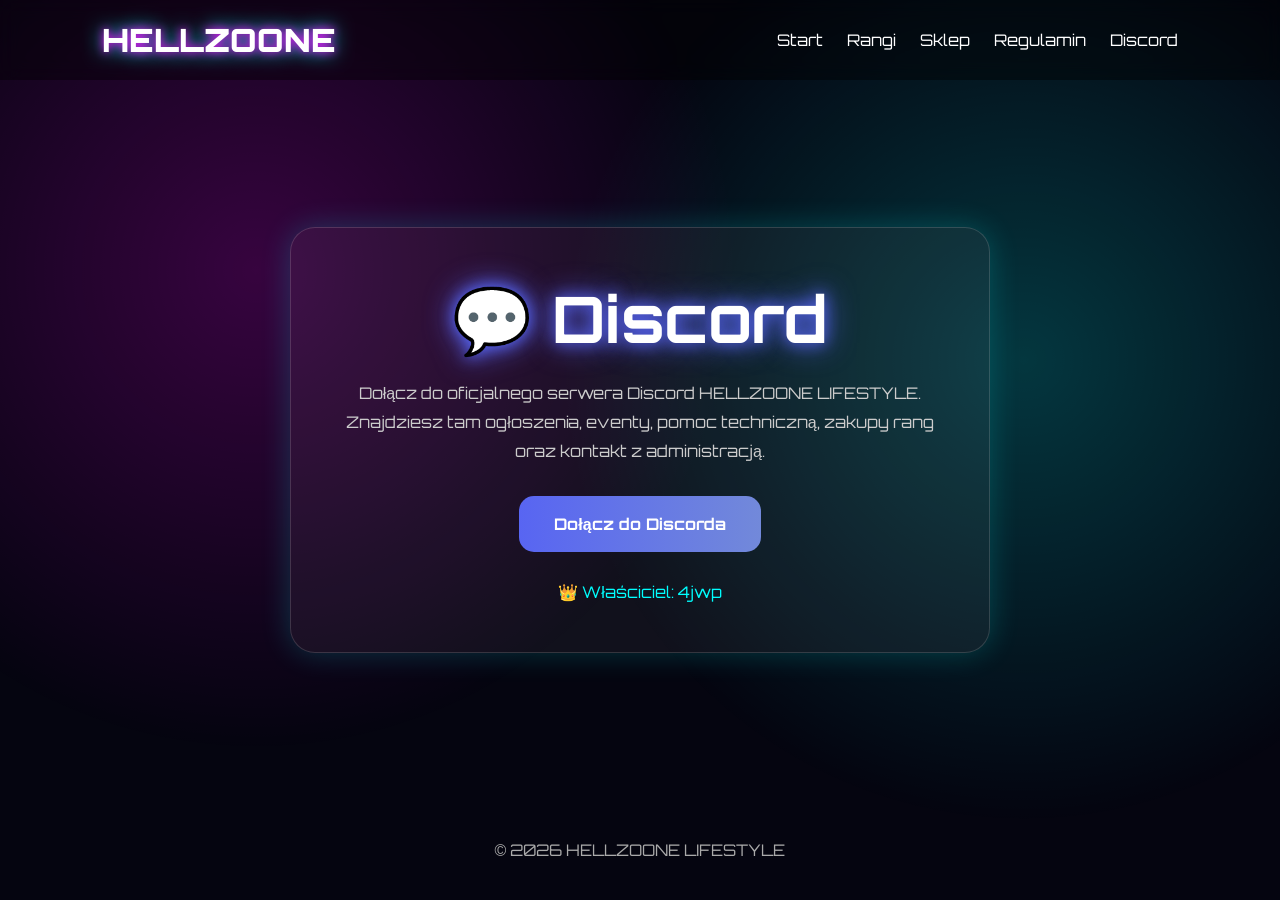
<file: discord.html>
<!DOCTYPE html>
<html lang="pl">
<head>
<meta charset="UTF-8">
<meta name="viewport" content="width=device-width, initial-scale=1.0">
<title>HELLZOONE • Discord</title>

<link href="https://fonts.googleapis.com/css2?family=Orbitron:wght@400;700;900&display=swap" rel="stylesheet">
<link rel="stylesheet" href="style.css">

<style>

.discord-page{
    min-height:80vh;
    display:flex;
    justify-content:center;
    align-items:center;
    padding:50px 20px;
}

.discord-card{
    max-width:700px;
    width:100%;
    text-align:center;
    padding:50px;
    border-radius:25px;
    background:rgba(255,255,255,.05);
    border:1px solid rgba(255,255,255,.15);
    box-shadow:0 0 30px rgba(0,255,255,.2);
}

.discord-card h1{
    font-size:4rem;
    margin-bottom:20px;
    text-shadow:
    0 0 15px #5865F2,
    0 0 30px #5865F2;
}

.discord-card p{
    color:#ccc;
    margin-bottom:30px;
    line-height:1.8;
}

.discord-btn{
    display:inline-block;
    padding:18px 35px;
    border-radius:15px;
    text-decoration:none;
    font-weight:bold;
    color:white;
    background:linear-gradient(90deg,#5865F2,#7289DA);
    transition:.3s;
}

.discord-btn:hover{
    transform:scale(1.05);
}

.owner{
    margin-top:30px;
    color:#00ffff;
}

</style>

</head>
<body>

<nav>
<div class="logo">HELLZOONE</div>

<div class="menu">
<a href="index.html">Start</a>
<a href="rangi.html">Rangi</a>
<a href="sklep.html">Sklep</a>
<a href="regulamin.html">Regulamin</a>
<a href="discord.html">Discord</a>
</div>
</nav>

<section class="discord-page">

<div class="discord-card">

<h1>💬 Discord</h1>

<p>
Dołącz do oficjalnego serwera Discord HELLZOONE LIFESTYLE.
Znajdziesz tam ogłoszenia, eventy, pomoc techniczną,
zakupy rang oraz kontakt z administracją.
</p>

<a class="discord-btn"
href="https://discord.gg/wCg8VcM5"
target="_blank">
Dołącz do Discorda
</a>

<div class="owner">
👑 Właściciel: 4jwp
</div>

</div>

</section>

<footer>
© 2026 HELLZOONE LIFESTYLE
</footer>

</body>
</html>
</file>
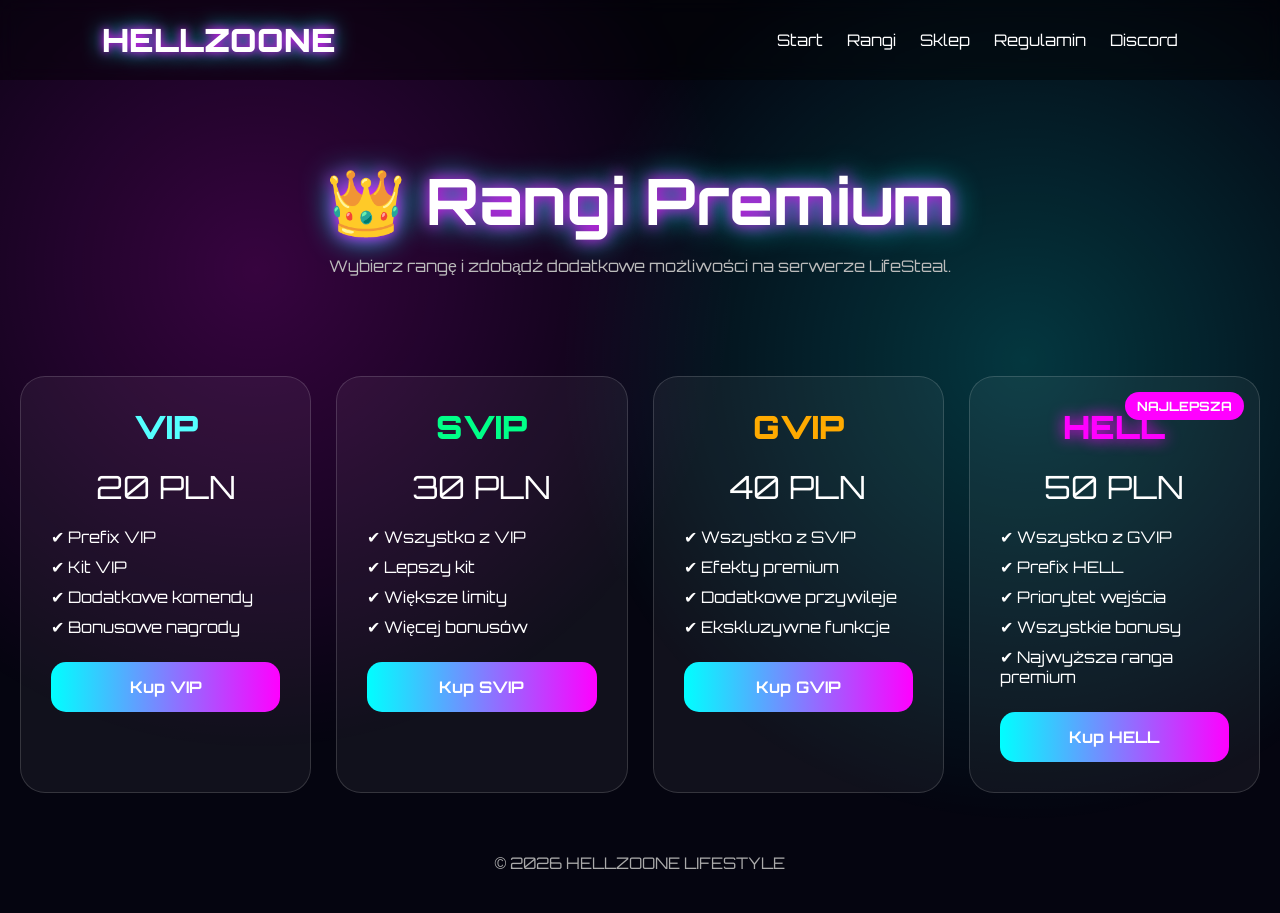
<file: rangi.html>
<!DOCTYPE html>
<html lang="pl">
<head>
<meta charset="UTF-8">
<meta name="viewport" content="width=device-width, initial-scale=1.0">
<title>HELLZOONE • Rangi Premium</title>

<link href="https://fonts.googleapis.com/css2?family=Orbitron:wght@400;700;900&display=swap" rel="stylesheet">
<link rel="stylesheet" href="style.css">

<style>

.ranks-header{
    text-align:center;
    padding:80px 20px;
}

.ranks-header h1{
    font-size:4rem;
    text-shadow:0 0 15px #ff00ff,0 0 30px #00ffff;
}

.ranks-header p{
    margin-top:15px;
    color:#bbb;
}

.ranks{
    max-width:1300px;
    margin:auto;
    padding:20px;
    display:grid;
    grid-template-columns:repeat(auto-fit,minmax(280px,1fr));
    gap:25px;
}

.rank{
    background:rgba(255,255,255,.05);
    border:1px solid rgba(255,255,255,.15);
    border-radius:25px;
    padding:30px;
    text-align:center;
    transition:.3s;
    position:relative;
}

.rank:hover{
    transform:translateY(-10px);
    box-shadow:0 0 30px rgba(0,255,255,.4);
}

.rank-name{
    font-size:2rem;
    margin-bottom:15px;
    font-weight:900;
}

.rank-price{
    font-size:2rem;
    margin:20px 0;
}

.vip{color:#55ffff;}
.svip{color:#00ff88;}
.gvip{color:#ffaa00;}
.hell{
    color:#ff00ff;
    text-shadow:0 0 15px #ff00ff;
}

.features-list{
    list-style:none;
    text-align:left;
    margin-top:20px;
}

.features-list li{
    margin:10px 0;
}

.buy-btn{
    display:block;
    margin-top:25px;
    padding:15px;
    text-decoration:none;
    border-radius:15px;
    color:white;
    font-weight:bold;
    background:linear-gradient(90deg,#00ffff,#ff00ff);
}

.best{
    position:absolute;
    top:15px;
    right:15px;
    background:#ff00ff;
    padding:6px 12px;
    border-radius:20px;
    font-size:.8rem;
    font-weight:bold;
}

</style>
</head>

<body>

<nav>
<div class="logo">HELLZOONE</div>

<div class="menu">
<a href="index.html">Start</a>
<a href="rangi.html">Rangi</a>
<a href="sklep.html">Sklep</a>
<a href="regulamin.html">Regulamin</a>
<a href="discord.html">Discord</a>
</div>
</nav>

<section class="ranks-header">
<h1>👑 Rangi Premium</h1>
<p>Wybierz rangę i zdobądź dodatkowe możliwości na serwerze LifeSteal.</p>
</section>

<section class="ranks">

<div class="rank">
<h2 class="rank-name vip">VIP</h2>
<div class="rank-price">20 PLN</div>

<ul class="features-list">
<li>✔ Prefix VIP</li>
<li>✔ Kit VIP</li>
<li>✔ Dodatkowe komendy</li>
<li>✔ Bonusowe nagrody</li>
</ul>

<a class="buy-btn" href="https://discord.gg/wCg8VcM5">
Kup VIP
</a>
</div>

<div class="rank">
<h2 class="rank-name svip">SVIP</h2>
<div class="rank-price">30 PLN</div>

<ul class="features-list">
<li>✔ Wszystko z VIP</li>
<li>✔ Lepszy kit</li>
<li>✔ Większe limity</li>
<li>✔ Więcej bonusów</li>
</ul>

<a class="buy-btn" href="https://discord.gg/wCg8VcM5">
Kup SVIP
</a>
</div>

<div class="rank">
<h2 class="rank-name gvip">GVIP</h2>
<div class="rank-price">40 PLN</div>

<ul class="features-list">
<li>✔ Wszystko z SVIP</li>
<li>✔ Efekty premium</li>
<li>✔ Dodatkowe przywileje</li>
<li>✔ Ekskluzywne funkcje</li>
</ul>

<a class="buy-btn" href="https://discord.gg/wCg8VcM5">
Kup GVIP
</a>
</div>

<div class="rank">
<div class="best">NAJLEPSZA</div>

<h2 class="rank-name hell">HELL</h2>
<div class="rank-price">50 PLN</div>

<ul class="features-list">
<li>✔ Wszystko z GVIP</li>
<li>✔ Prefix HELL</li>
<li>✔ Priorytet wejścia</li>
<li>✔ Wszystkie bonusy</li>
<li>✔ Najwyższa ranga premium</li>
</ul>

<a class="buy-btn" href="https://discord.gg/wCg8VcM5">
Kup HELL
</a>
</div>

</section>

<footer>
© 2026 HELLZOONE LIFESTYLE
</footer>

</body>
</html>
</file>
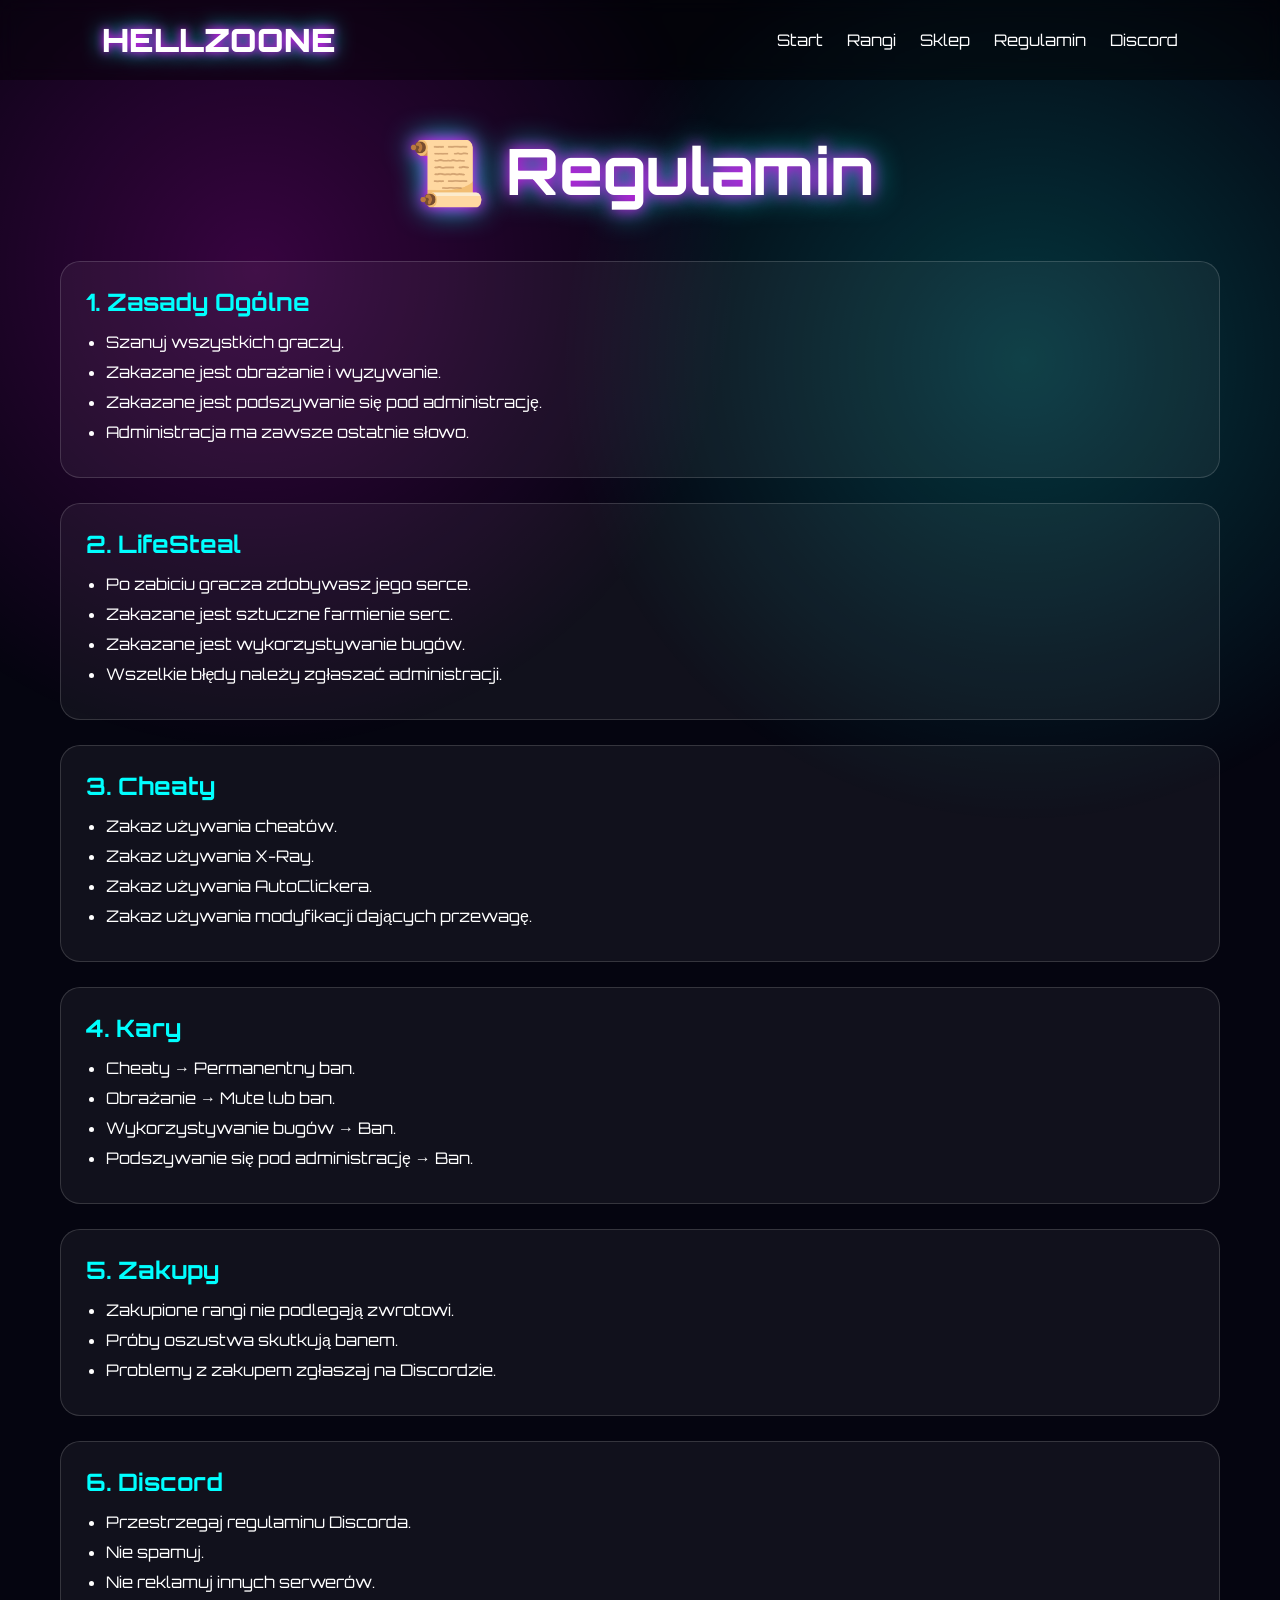
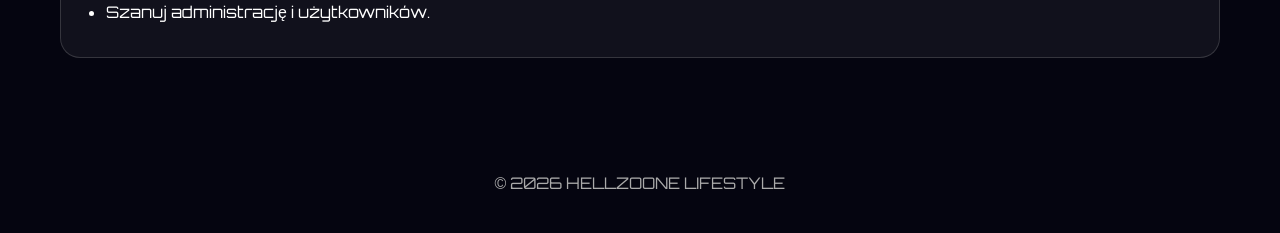
<file: regulamin.html>
<!DOCTYPE html>
<html lang="pl">
<head>
<meta charset="UTF-8">
<meta name="viewport" content="width=device-width, initial-scale=1.0">
<title>HELLZOONE • Regulamin</title>

<link href="https://fonts.googleapis.com/css2?family=Orbitron:wght@400;700;900&display=swap" rel="stylesheet">
<link rel="stylesheet" href="style.css">

<style>

.rules{
    max-width:1200px;
    margin:auto;
    padding:50px 20px;
}

.rules h1{
    text-align:center;
    font-size:4rem;
    margin-bottom:50px;
    text-shadow:0 0 15px #ff00ff,0 0 30px #00ffff;
}

.rule-box{
    background:rgba(255,255,255,.05);
    border:1px solid rgba(255,255,255,.15);
    border-radius:20px;
    padding:25px;
    margin-bottom:25px;
}

.rule-box h2{
    color:#00ffff;
    margin-bottom:15px;
}

.rule-box ul{
    padding-left:20px;
}

.rule-box li{
    margin:10px 0;
}

</style>
</head>

<body>

<nav>
<div class="logo">HELLZOONE</div>

<div class="menu">
<a href="index.html">Start</a>
<a href="rangi.html">Rangi</a>
<a href="sklep.html">Sklep</a>
<a href="regulamin.html">Regulamin</a>
<a href="discord.html">Discord</a>
</div>
</nav>

<section class="rules">

<h1>📜 Regulamin</h1>

<div class="rule-box">
<h2>1. Zasady Ogólne</h2>
<ul>
<li>Szanuj wszystkich graczy.</li>
<li>Zakazane jest obrażanie i wyzywanie.</li>
<li>Zakazane jest podszywanie się pod administrację.</li>
<li>Administracja ma zawsze ostatnie słowo.</li>
</ul>
</div>

<div class="rule-box">
<h2>2. LifeSteal</h2>
<ul>
<li>Po zabiciu gracza zdobywasz jego serce.</li>
<li>Zakazane jest sztuczne farmienie serc.</li>
<li>Zakazane jest wykorzystywanie bugów.</li>
<li>Wszelkie błędy należy zgłaszać administracji.</li>
</ul>
</div>

<div class="rule-box">
<h2>3. Cheaty</h2>
<ul>
<li>Zakaz używania cheatów.</li>
<li>Zakaz używania X-Ray.</li>
<li>Zakaz używania AutoClickera.</li>
<li>Zakaz używania modyfikacji dających przewagę.</li>
</ul>
</div>

<div class="rule-box">
<h2>4. Kary</h2>
<ul>
<li>Cheaty → Permanentny ban.</li>
<li>Obrażanie → Mute lub ban.</li>
<li>Wykorzystywanie bugów → Ban.</li>
<li>Podszywanie się pod administrację → Ban.</li>
</ul>
</div>

<div class="rule-box">
<h2>5. Zakupy</h2>
<ul>
<li>Zakupione rangi nie podlegają zwrotowi.</li>
<li>Próby oszustwa skutkują banem.</li>
<li>Problemy z zakupem zgłaszaj na Discordzie.</li>
</ul>
</div>

<div class="rule-box">
<h2>6. Discord</h2>
<ul>
<li>Przestrzegaj regulaminu Discorda.</li>
<li>Nie spamuj.</li>
<li>Nie reklamuj innych serwerów.</li>
<li>Szanuj administrację i użytkowników.</li>
</ul>
</div>

</section>

<footer>
© 2026 HELLZOONE LIFESTYLE
</footer>

</body>
</html>
</file>
<file: style.css>
@import url('https://fonts.googleapis.com/css2?family=Orbitron:wght@400;700;900&display=swap');

*{
margin:0;
padding:0;
box-sizing:border-box;
font-family:'Orbitron',sans-serif;
}

:root{
--cyan:#00ffff;
--pink:#ff00ff;
--bg:#050510;
}

body{
background:var(--bg);
color:white;
overflow-x:hidden;
}

body::before{
content:"";
position:fixed;
inset:0;
z-index:-1;
background:
radial-gradient(circle at 20% 30%,rgba(255,0,255,.2),transparent 40%),
radial-gradient(circle at 80% 40%,rgba(0,255,255,.2),transparent 40%);
animation:bgMove 10s infinite alternate;
}

@keyframes bgMove{
from{transform:scale(1);}
to{transform:scale(1.15);}
}

nav{
display:flex;
justify-content:space-between;
align-items:center;
padding:20px 8%;
background:rgba(0,0,0,.4);
backdrop-filter:blur(10px);
}

.logo{
font-size:2rem;
font-weight:900;
text-shadow:0 0 10px var(--pink),0 0 20px var(--cyan);
}

.menu a{
color:white;
text-decoration:none;
margin-left:20px;
}

.menu a:hover{
color:var(--cyan);
}

.hero{
text-align:center;
padding:100px 20px;
}

.hero h1{
font-size:5rem;
text-shadow:0 0 15px var(--pink),0 0 30px var(--cyan);
}

.card{
background:rgba(255,255,255,.05);
border:1px solid rgba(255,255,255,.1);
padding:25px;
border-radius:20px;
}

.btn{
display:inline-block;
padding:15px 25px;
border-radius:15px;
background:linear-gradient(90deg,var(--cyan),var(--pink));
color:white;
text-decoration:none;
margin-top:15px;
}

.grid{
display:grid;
grid-template-columns:repeat(auto-fit,minmax(280px,1fr));
gap:20px;
padding:20px;
max-width:1200px;
margin:auto;
}

footer{
text-align:center;
padding:40px;
color:#aaa;
}
</file>
